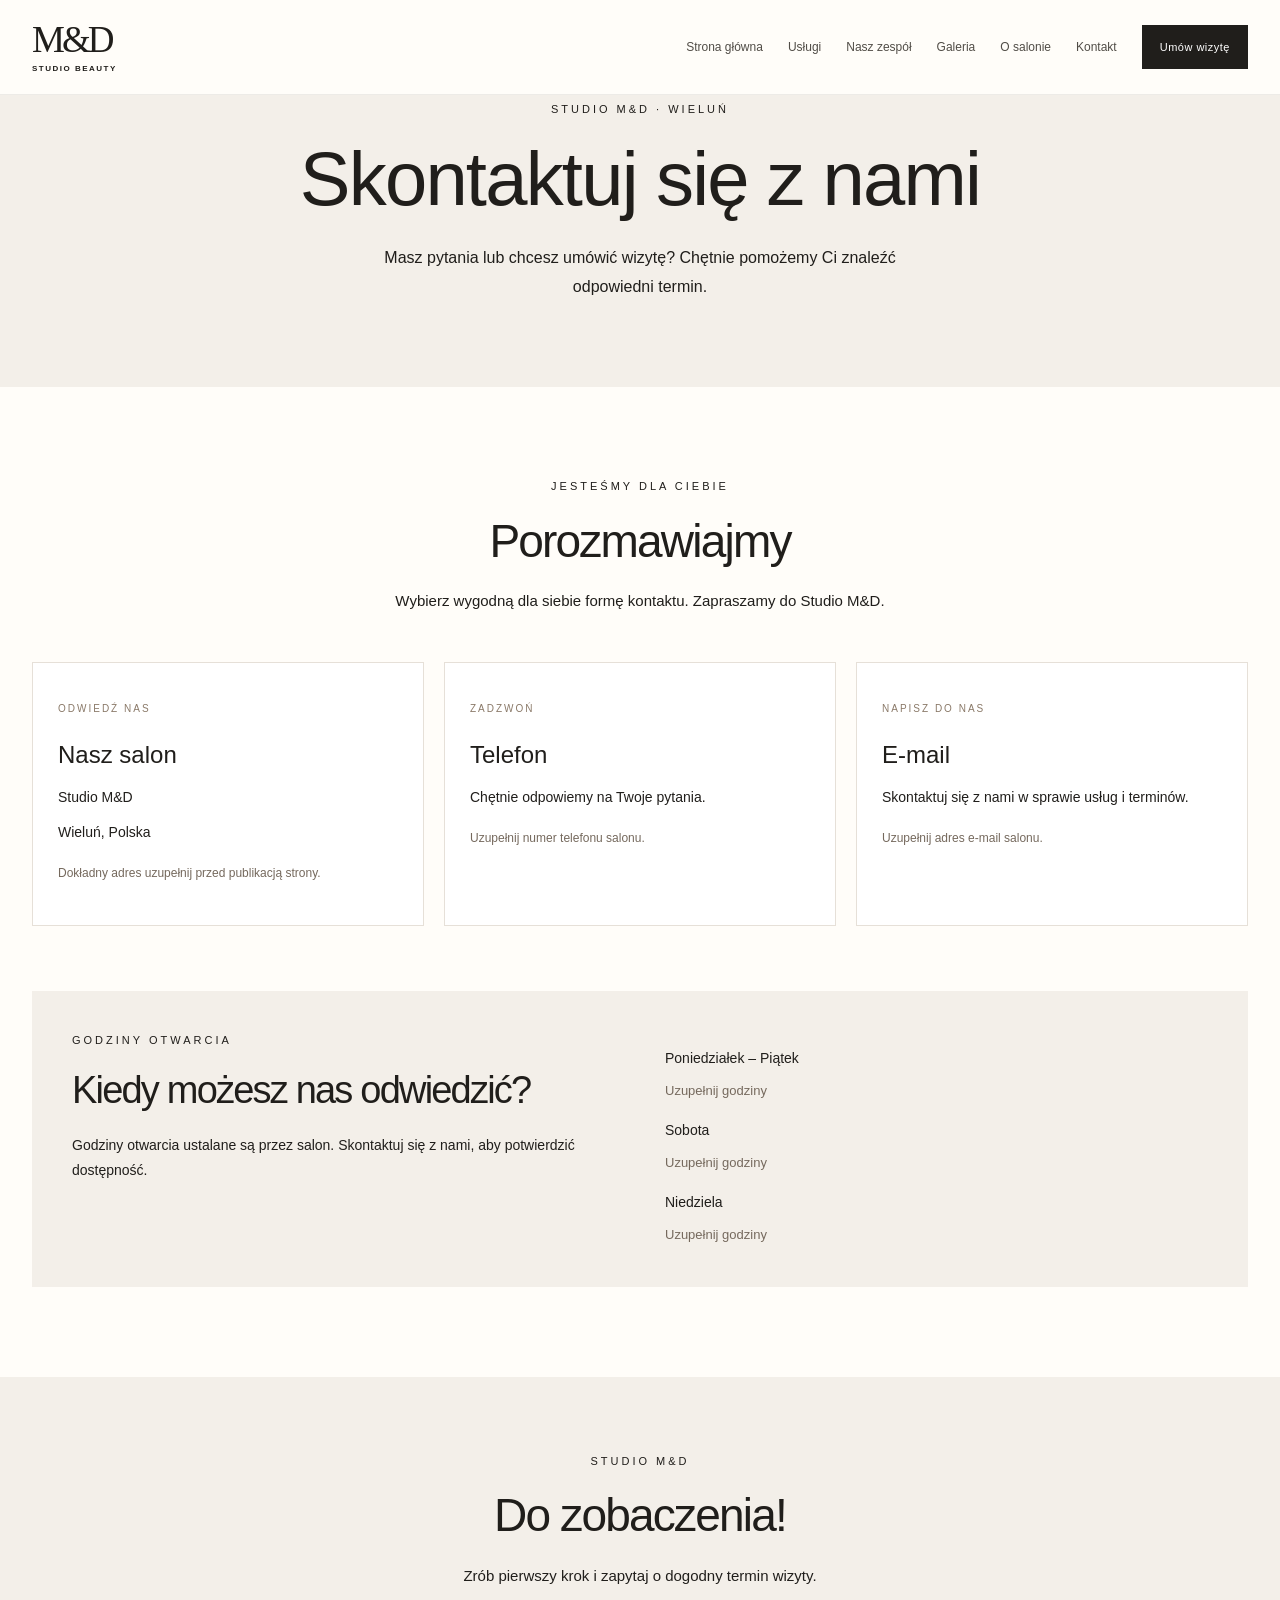
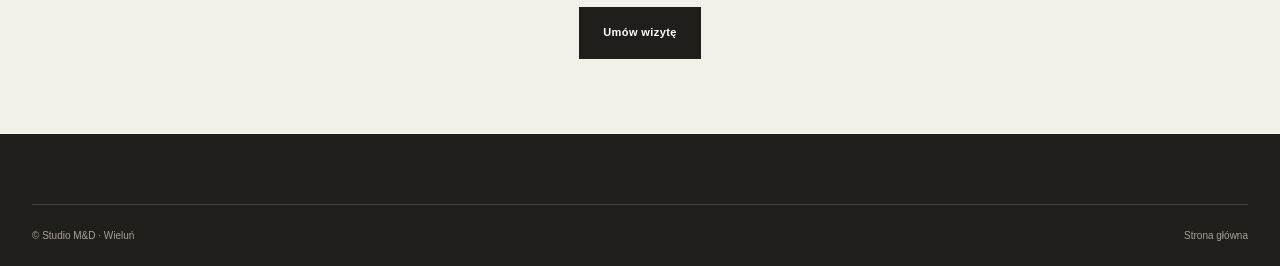
<file: kontakt.html>
<!DOCTYPE html>
<html lang="pl">
<head>
  <meta charset="UTF-8">
  <meta name="viewport" content="width=device-width, initial-scale=1.0">
  <meta name="description" content="Skontaktuj się ze Studio M&D w Wieluniu. Sprawdź dane kontaktowe i umów wizytę.">
  <title>Kontakt | Studio M&D Wieluń</title>
  <link rel="stylesheet" href="style.css">
</head>
<body>

  <header class="site-header">
    <div class="container nav-wrapper">
      <a href="index.html" class="logo">
        <span class="logo-mark">M&D</span>
        <span class="logo-caption">STUDIO BEAUTY</span>
      </a>

      <button class="menu-toggle" type="button"
        aria-label="Otwórz menu" aria-expanded="false">
        <span></span>
        <span></span>
      </button>

      <nav class="nav">
        <a href="index.html">Strona główna</a>
        <a href="uslugi.html">Usługi</a>
        <a href="zespol.html">Nasz zespół</a>
        <a href="galeria.html">Galeria</a>
        <a href="o-salonie.html">O salonie</a>
        <a href="kontakt.html" aria-current="page">Kontakt</a>
        <a href="rezerwacja.html" class="nav-cta">Umów wizytę</a>
      </nav>
    </div>
  </header>

  <main class="subpage">

    <section class="subpage-hero">
      <div class="container">
        <p class="subpage-eyebrow">STUDIO M&D · WIELUŃ</p>
        <h1>Skontaktuj się z nami</h1>
        <p class="subpage-intro">
          Masz pytania lub chcesz umówić wizytę?
          Chętnie pomożemy Ci znaleźć odpowiedni termin.
        </p>
      </div>
    </section>

    <section class="subpage-section">
      <div class="container">

        <div class="subpage-heading">
          <p class="subpage-eyebrow">JESTEŚMY DLA CIEBIE</p>
          <h2>Porozmawiajmy</h2>
          <p>
            Wybierz wygodną dla siebie formę kontaktu.
            Zapraszamy do Studio M&D.
          </p>
        </div>

        <div class="contact-grid">

          <article class="contact-card">
            <span class="contact-label">ODWIEDŹ NAS</span>
            <h3>Nasz salon</h3>
            <p>Studio M&D</p>
            <p>Wieluń, Polska</p>
            <p class="contact-note">
              Dokładny adres uzupełnij przed publikacją strony.
            </p>
          </article>

          <article class="contact-card">
            <span class="contact-label">ZADZWOŃ</span>
            <h3>Telefon</h3>
            <p>Chętnie odpowiemy na Twoje pytania.</p>
            <p class="contact-note">
              Uzupełnij numer telefonu salonu.
            </p>
          </article>

          <article class="contact-card">
            <span class="contact-label">NAPISZ DO NAS</span>
            <h3>E-mail</h3>
            <p>Skontaktuj się z nami w sprawie usług i terminów.</p>
            <p class="contact-note">
              Uzupełnij adres e-mail salonu.
            </p>
          </article>

        </div>

        <div class="contact-hours">
          <div>
            <p class="subpage-eyebrow">GODZINY OTWARCIA</p>
            <h2>Kiedy możesz nas odwiedzić?</h2>
            <p>
              Godziny otwarcia ustalane są przez salon.
              Skontaktuj się z nami, aby potwierdzić dostępność.
            </p>
          </div>

          <div class="hours-placeholder">
            <p>Poniedziałek – Piątek</p>
            <span>Uzupełnij godziny</span>

            <p>Sobota</p>
            <span>Uzupełnij godziny</span>

            <p>Niedziela</p>
            <span>Uzupełnij godziny</span>
          </div>
        </div>

      </div>
    </section>

    <section class="subpage-cta">
      <div class="container subpage-cta-inner">
        <p class="subpage-eyebrow">STUDIO M&D</p>
        <h2>Do zobaczenia!</h2>
        <p>
          Zrób pierwszy krok i zapytaj o dogodny termin wizyty.
        </p>
        <a href="rezerwacja.html" class="button button-dark">
          Umów wizytę
        </a>
      </div>
    </section>

  </main>

  <footer class="site-footer">
    <div class="container footer-bottom">
      <p>© Studio M&D · Wieluń</p>
      <a href="index.html">Strona główna</a>
    </div>
  </footer>

  <script src="script.js"></script>
</body>
</html>
</file>
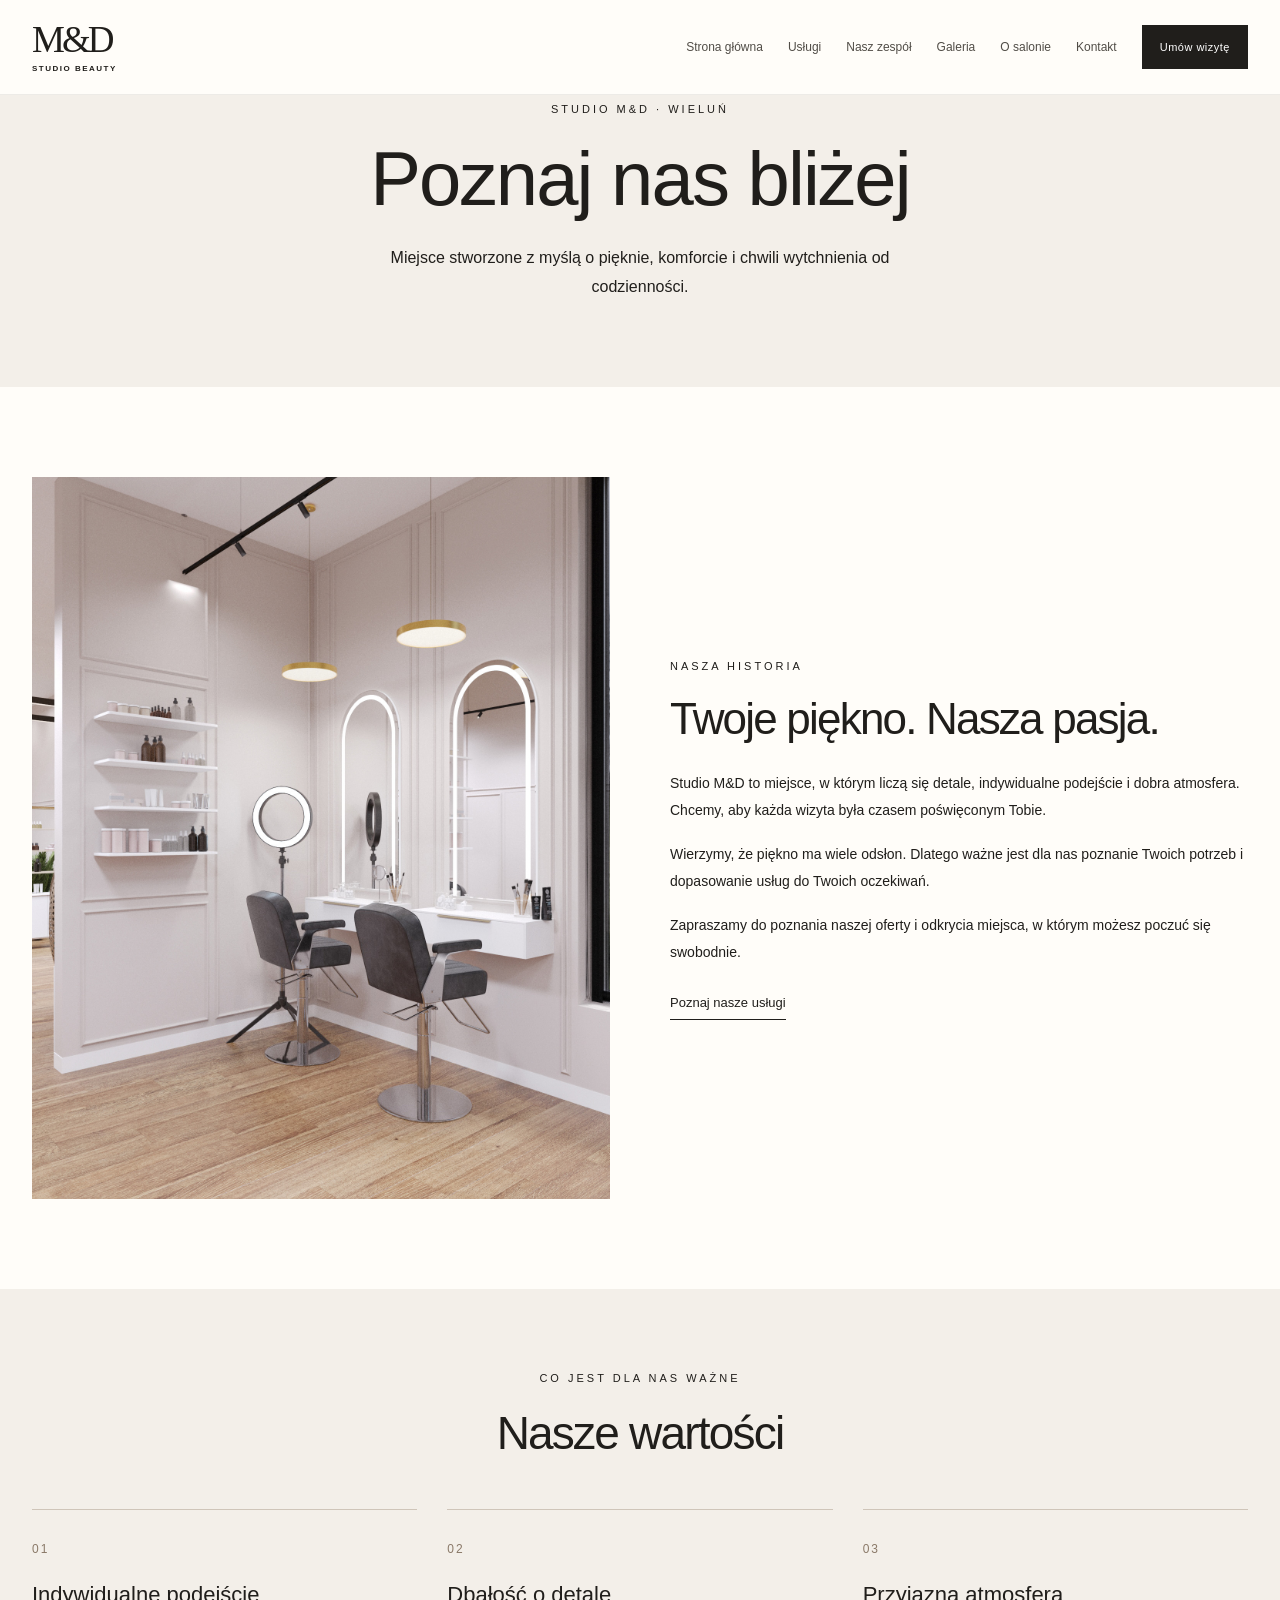
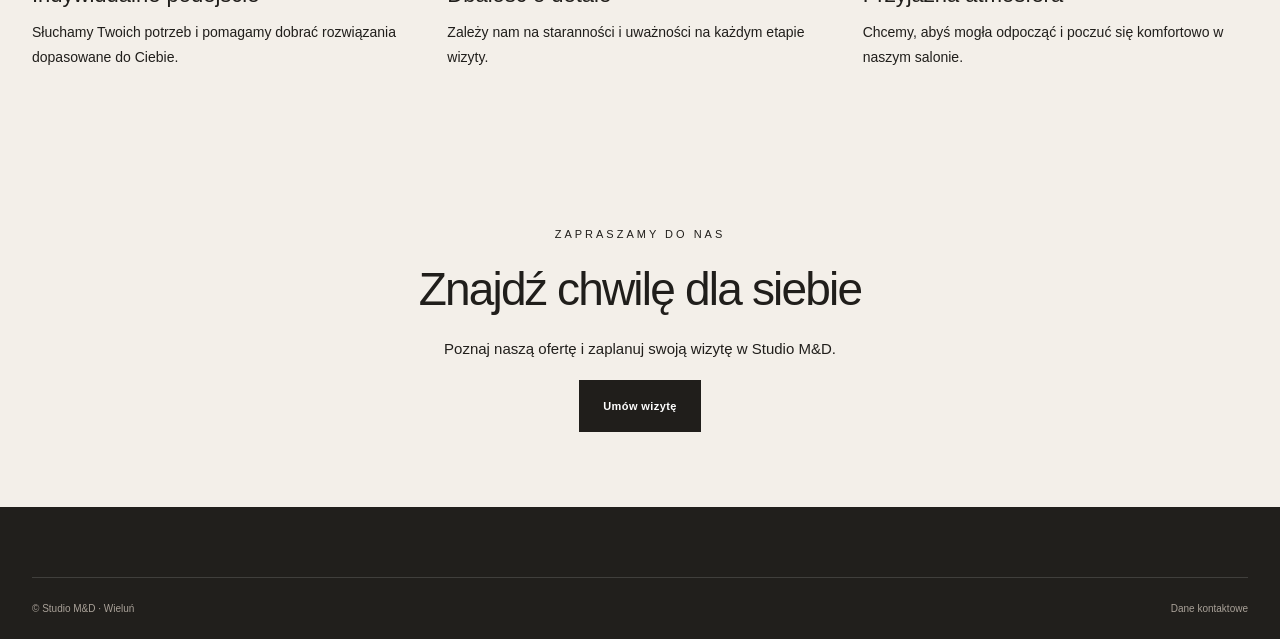
<file: o-salonie.html>
<!DOCTYPE html>
<html lang="pl">
<head>
  <meta charset="UTF-8">
  <meta name="viewport" content="width=device-width, initial-scale=1.0">
  <meta name="description" content="Poznaj Studio M&D w Wieluniu. Odkryj naszą filozofię, atmosferę i indywidualne podejście do piękna.">
  <title>O salonie | Studio M&D Wieluń</title>
  <link rel="stylesheet" href="style.css">
</head>
<body>

  <header class="site-header">
    <div class="container nav-wrapper">
      <a href="index.html" class="logo">
        <span class="logo-mark">M&D</span>
        <span class="logo-caption">STUDIO BEAUTY</span>
      </a>

      <button class="menu-toggle" type="button"
        aria-label="Otwórz menu" aria-expanded="false">
        <span></span>
        <span></span>
      </button>

      <nav class="nav">
        <a href="index.html">Strona główna</a>
        <a href="uslugi.html">Usługi</a>
        <a href="zespol.html">Nasz zespół</a>
        <a href="galeria.html">Galeria</a>
        <a href="o-salonie.html" aria-current="page">O salonie</a>
        <a href="kontakt.html">Kontakt</a>
        <a href="rezerwacja.html" class="nav-cta">Umów wizytę</a>
      </nav>
    </div>
  </header>

  <main class="subpage">

    <section class="subpage-hero">
      <div class="container">
        <p class="subpage-eyebrow">STUDIO M&D · WIELUŃ</p>
        <h1>Poznaj nas bliżej</h1>
        <p class="subpage-intro">
          Miejsce stworzone z myślą o pięknie, komforcie
          i chwili wytchnienia od codzienności.
        </p>
      </div>
    </section>

    <section class="subpage-section">
      <div class="container about-layout">

        <div class="about-image">
          <img src="galeria-1.jpg"
            alt="Wnętrze salonu Studio M&D"
            loading="lazy">
        </div>

        <div class="about-content">
          <p class="subpage-eyebrow">NASZA HISTORIA</p>
          <h2>Twoje piękno. Nasza pasja.</h2>

          <p>
            Studio M&D to miejsce, w którym liczą się detale,
            indywidualne podejście i dobra atmosfera.
            Chcemy, aby każda wizyta była czasem poświęconym Tobie.
          </p>

          <p>
            Wierzymy, że piękno ma wiele odsłon. Dlatego ważne
            jest dla nas poznanie Twoich potrzeb i dopasowanie
            usług do Twoich oczekiwań.
          </p>

          <p>
            Zapraszamy do poznania naszej oferty i odkrycia
            miejsca, w którym możesz poczuć się swobodnie.
          </p>

          <a href="uslugi.html" class="offer-link">
            Poznaj nasze usługi
          </a>
        </div>

      </div>
    </section>

    <section class="about-values">
      <div class="container">

        <div class="subpage-heading">
          <p class="subpage-eyebrow">CO JEST DLA NAS WAŻNE</p>
          <h2>Nasze wartości</h2>
        </div>

        <div class="values-grid">

          <article class="value-card">
            <span class="value-number">01</span>
            <h3>Indywidualne podejście</h3>
            <p>
              Słuchamy Twoich potrzeb i pomagamy dobrać
              rozwiązania dopasowane do Ciebie.
            </p>
          </article>

          <article class="value-card">
            <span class="value-number">02</span>
            <h3>Dbałość o detale</h3>
            <p>
              Zależy nam na staranności i uważności
              na każdym etapie wizyty.
            </p>
          </article>

          <article class="value-card">
            <span class="value-number">03</span>
            <h3>Przyjazna atmosfera</h3>
            <p>
              Chcemy, abyś mogła odpocząć i poczuć się
              komfortowo w naszym salonie.
            </p>
          </article>

        </div>
      </div>
    </section>

    <section class="subpage-cta">
      <div class="container subpage-cta-inner">
        <p class="subpage-eyebrow">ZAPRASZAMY DO NAS</p>
        <h2>Znajdź chwilę dla siebie</h2>
        <p>
          Poznaj naszą ofertę i zaplanuj swoją wizytę
          w Studio M&D.
        </p>
        <a href="rezerwacja.html" class="button button-dark">
          Umów wizytę
        </a>
      </div>
    </section>

  </main>

  <footer class="site-footer">
    <div class="container footer-bottom">
      <p>© Studio M&D · Wieluń</p>
      <a href="kontakt.html">Dane kontaktowe</a>
    </div>
  </footer>

  <script src="script.js"></script>
</body>
</html>
</file>
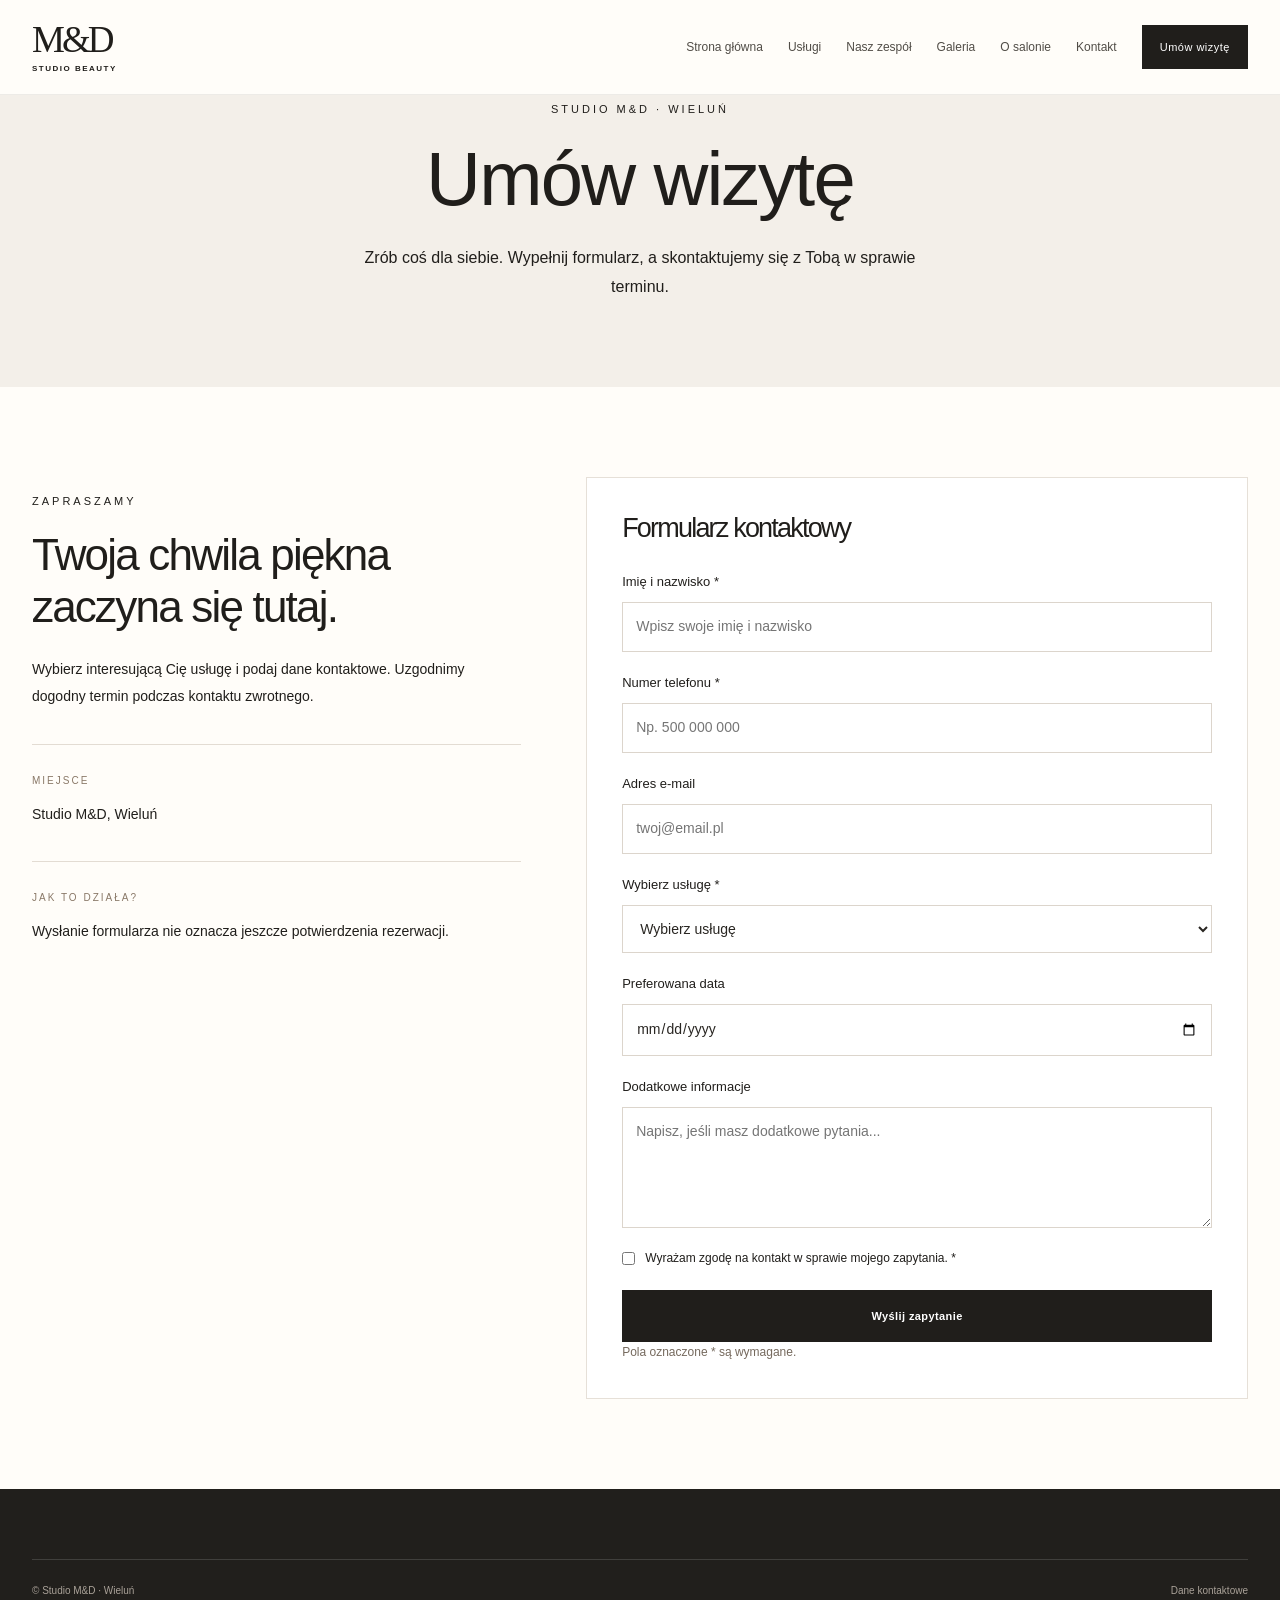
<file: rezerwacja.html>
<!DOCTYPE html>
<html lang="pl">
<head>
  <meta charset="UTF-8">
  <meta name="viewport" content="width=device-width, initial-scale=1.0">
  <meta name="description" content="Umów wizytę w Studio M&D w Wieluniu. Wybierz usługę i skontaktuj się z nami.">
  <title>Umów wizytę | Studio M&D Wieluń</title>
  <link rel="stylesheet" href="style.css">
</head>
<body>

  <header class="site-header">
    <div class="container nav-wrapper">
      <a href="index.html" class="logo">
        <span class="logo-mark">M&D</span>
        <span class="logo-caption">STUDIO BEAUTY</span>
      </a>

      <button class="menu-toggle" type="button"
        aria-label="Otwórz menu" aria-expanded="false">
        <span></span>
        <span></span>
      </button>

      <nav class="nav">
        <a href="index.html">Strona główna</a>
        <a href="uslugi.html">Usługi</a>
        <a href="zespol.html">Nasz zespół</a>
        <a href="galeria.html">Galeria</a>
        <a href="o-salonie.html">O salonie</a>
        <a href="kontakt.html">Kontakt</a>
        <a href="rezerwacja.html" class="nav-cta" aria-current="page">Umów wizytę</a>
      </nav>
    </div>
  </header>

  <main class="subpage">

    <section class="subpage-hero">
      <div class="container">
        <p class="subpage-eyebrow">STUDIO M&D · WIELUŃ</p>
        <h1>Umów wizytę</h1>
        <p class="subpage-intro">
          Zrób coś dla siebie. Wypełnij formularz,
          a skontaktujemy się z Tobą w sprawie terminu.
        </p>
      </div>
    </section>

    <section class="subpage-section">
      <div class="container booking-layout">

        <div class="booking-description">
          <p class="subpage-eyebrow">ZAPRASZAMY</p>
          <h2>Twoja chwila piękna zaczyna się tutaj.</h2>
          <p>
            Wybierz interesującą Cię usługę i podaj dane kontaktowe.
            Uzgodnimy dogodny termin podczas kontaktu zwrotnego.
          </p>

          <div class="booking-detail">
            <span class="booking-detail-label">MIEJSCE</span>
            <p>Studio M&D, Wieluń</p>
          </div>

          <div class="booking-detail">
            <span class="booking-detail-label">JAK TO DZIAŁA?</span>
            <p>
              Wysłanie formularza nie oznacza jeszcze
              potwierdzenia rezerwacji.
            </p>
          </div>
        </div>

        <form class="booking-form" id="booking-form">

          <h2>Formularz kontaktowy</h2>

          <div class="form-field">
            <label for="client-name">Imię i nazwisko *</label>
            <input type="text" id="client-name" name="name"
              autocomplete="name" required
              placeholder="Wpisz swoje imię i nazwisko">
          </div>

          <div class="form-field">
            <label for="client-phone">Numer telefonu *</label>
            <input type="tel" id="client-phone" name="phone"
              autocomplete="tel" required
              placeholder="Np. 500 000 000">
          </div>

          <div class="form-field">
            <label for="client-email">Adres e-mail</label>
            <input type="email" id="client-email" name="email"
              autocomplete="email"
              placeholder="twoj@email.pl">
          </div>

          <div class="form-field">
            <label for="client-service">Wybierz usługę *</label>
            <select id="client-service" name="service" required>
              <option value="">Wybierz usługę</option>
              <option value="Stylizacja paznokci">Stylizacja paznokci</option>
              <option value="Stylizacja brwi">Stylizacja brwi</option>
              <option value="Pielęgnacja">Pielęgnacja</option>
              <option value="Inna usługa">Inna usługa</option>
            </select>
          </div>

          <div class="form-field">
            <label for="client-date">Preferowana data</label>
            <input type="date" id="client-date" name="date">
          </div>

          <div class="form-field">
            <label for="client-message">Dodatkowe informacje</label>
            <textarea id="client-message" name="message" rows="4"
              placeholder="Napisz, jeśli masz dodatkowe pytania..."></textarea>
          </div>

          <label class="form-consent">
            <input type="checkbox" name="consent" required>
            <span>
              Wyrażam zgodę na kontakt w sprawie mojego zapytania. *
            </span>
          </label>

          <button type="submit" class="button button-dark booking-submit">
            Wyślij zapytanie
          </button>

          <p class="form-note">
            Pola oznaczone * są wymagane.
          </p>

          <p class="form-status" id="form-status" role="status"
            aria-live="polite"></p>

        </form>

      </div>
    </section>

  </main>

  <footer class="site-footer">
    <div class="container footer-bottom">
      <p>© Studio M&D · Wieluń</p>
      <a href="kontakt.html">Dane kontaktowe</a>
    </div>
  </footer>

  <script src="script.js"></script>
</body>
</html>
</file>
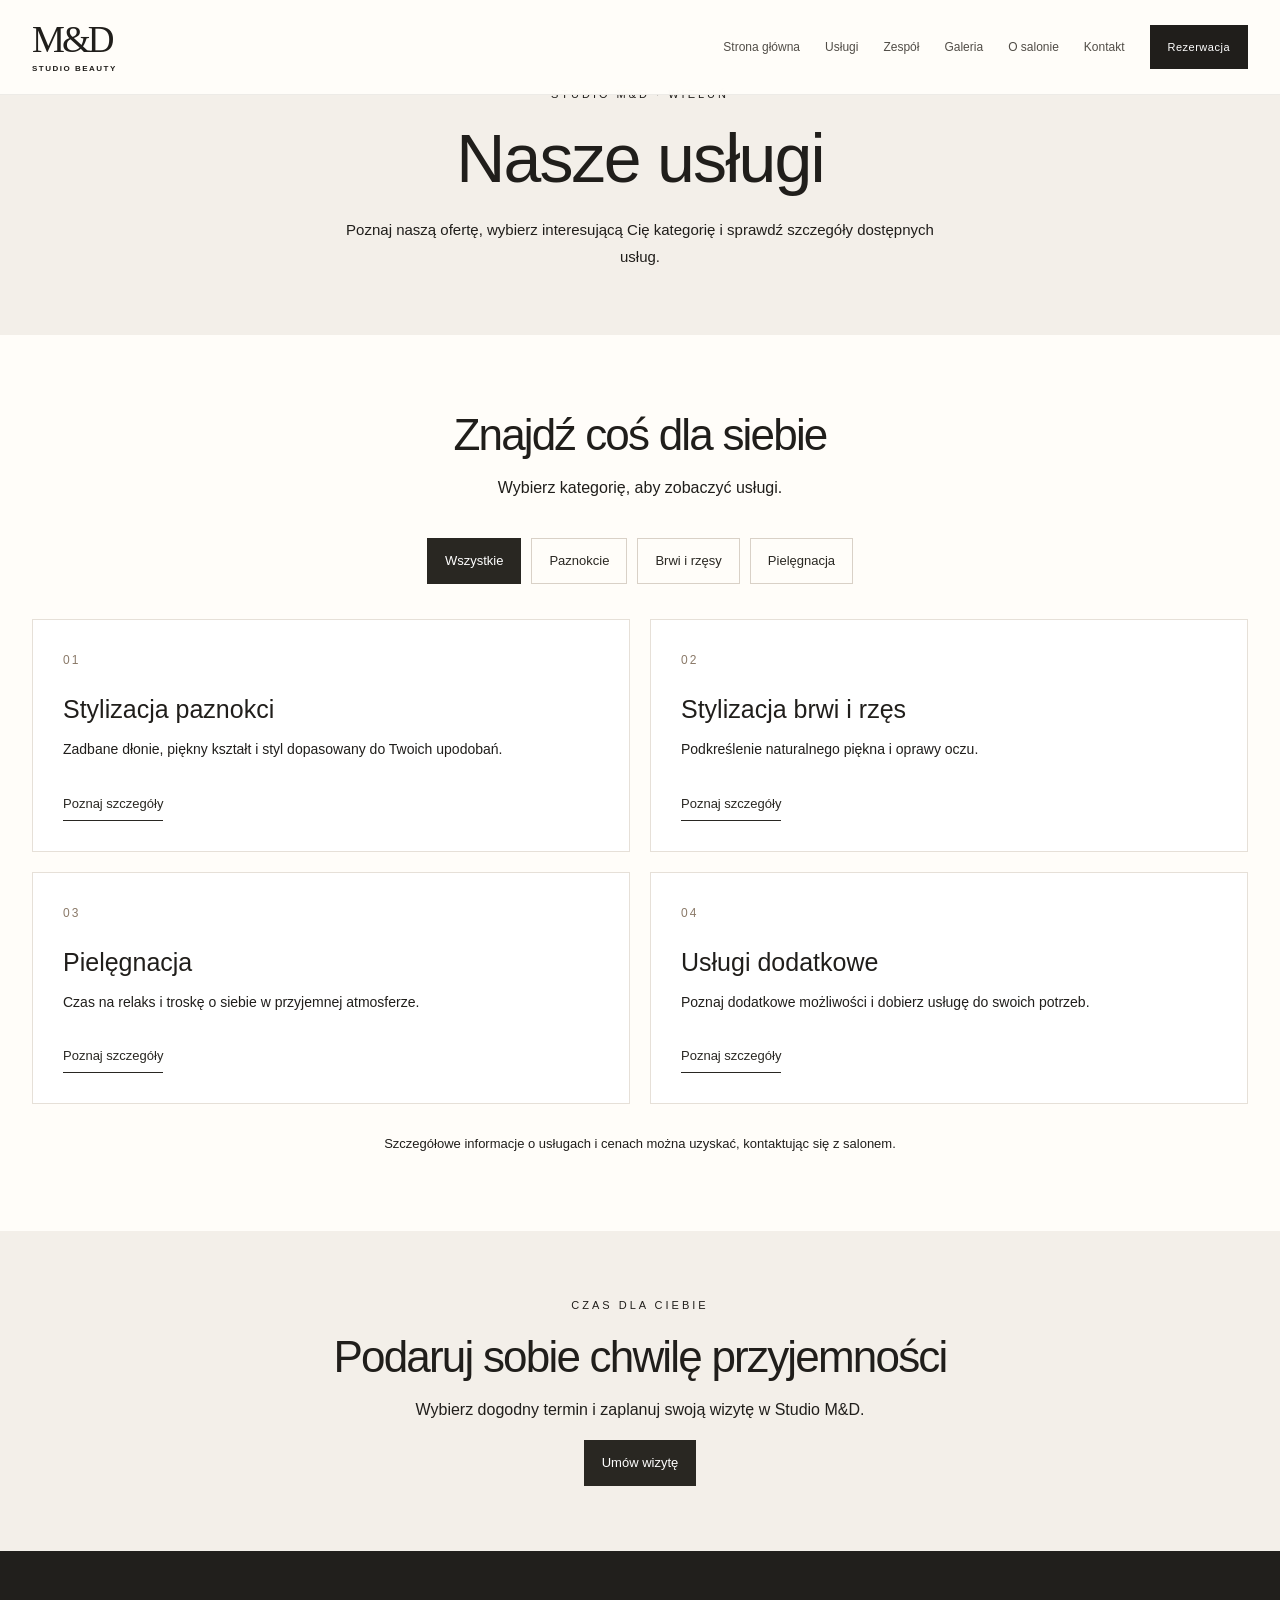
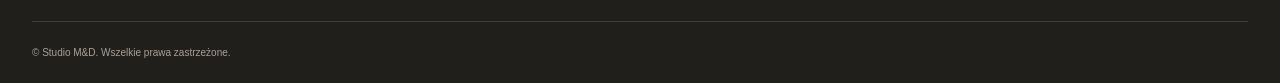
<file: uslugi.html>
<!DOCTYPE html>
<html lang="pl">
<head>
  <meta charset="UTF-8">
  <meta name="viewport" content="width=device-width, initial-scale=1.0">

  <title>Usługi | Studio M&D</title>
  <meta name="description" content="Poznaj ofertę usług Studio M&D w Wieluniu.">

  <link rel="stylesheet" href="style.css">
  <script src="script.js" defer></script>
</head>

<body class="subpage">

  <header class="site-header">
    <div class="container nav-wrapper">

      <a href="index.html" class="logo">
        <span class="logo-mark">M&D</span>
        <span class="logo-caption">STUDIO BEAUTY</span>
      </a>

      <button
        class="menu-toggle"
        type="button"
        aria-label="Otwórz menu"
        aria-expanded="false"
      >
        <span></span>
        <span></span>
      </button>

      <nav class="nav">
        <a href="index.html">Strona główna</a>
        <a href="uslugi.html" aria-current="page">Usługi</a>
        <a href="zespol.html">Zespół</a>
        <a href="galeria.html">Galeria</a>
        <a href="o-salonie.html">O salonie</a>
        <a href="kontakt.html">Kontakt</a>
        <a href="rezerwacja.html" class="nav-cta">Rezerwacja</a>
      </nav>

    </div>
  </header>

  <main>

    <section class="services-hero">
      <div class="container">
        <p class="services-eyebrow">STUDIO M&D · WIELUŃ</p>
        <h1>Nasze usługi</h1>
        <p class="services-intro">
          Poznaj naszą ofertę, wybierz interesującą Cię kategorię
          i sprawdź szczegóły dostępnych usług.
        </p>
      </div>
    </section>

    <section class="services-section">
      <div class="container">

        <div class="services-heading">
          <h2>Znajdź coś dla siebie</h2>
          <p>Wybierz kategorię, aby zobaczyć usługi.</p>
        </div>

        <div class="service-filters" aria-label="Kategorie usług">
          <button class="service-filter active" type="button"
            data-filter="all" aria-pressed="true">
            Wszystkie
          </button>

          <button class="service-filter" type="button"
            data-filter="paznokcie" aria-pressed="false">
            Paznokcie
          </button>

          <button class="service-filter" type="button"
            data-filter="brwi" aria-pressed="false">
            Brwi i rzęsy
          </button>

          <button class="service-filter" type="button"
            data-filter="pielegnacja" aria-pressed="false">
            Pielęgnacja
          </button>
        </div>

        <div class="services-grid">

          <article class="service-card" data-category="paznokcie">
            <div class="service-number">01</div>
            <h3>Stylizacja paznokci</h3>
            <p class="service-description">
              Zadbane dłonie, piękny kształt i styl dopasowany
              do Twoich upodobań.
            </p>

            <button class="service-toggle" type="button"
              aria-expanded="false">
              Poznaj szczegóły
            </button>

            <div class="service-details" hidden>
              <p>
                Stylizacja dopasowana do Twojego stylu
                i oczekiwanego efektu.
              </p>
              <p><strong>Czas trwania:</strong> do ustalenia</p>
              <p><strong>Cena:</strong> do ustalenia</p>
              <a href="rezerwacja.html" class="service-booking">
                Umów wizytę
              </a>
            </div>
          </article>

          <article class="service-card" data-category="brwi">
            <div class="service-number">02</div>
            <h3>Stylizacja brwi i rzęs</h3>
            <p class="service-description">
              Podkreślenie naturalnego piękna i oprawy oczu.
            </p>

            <button class="service-toggle" type="button"
              aria-expanded="false">
              Poznaj szczegóły
            </button>

            <div class="service-details" hidden>
              <p>
                Stylizacja dopasowana do indywidualnych potrzeb
                i oczekiwanego efektu.
              </p>
              <p><strong>Czas trwania:</strong> do ustalenia</p>
              <p><strong>Cena:</strong> do ustalenia</p>
              <a href="rezerwacja.html" class="service-booking">
                Umów wizytę
              </a>
            </div>
          </article>

          <article class="service-card" data-category="pielegnacja">
            <div class="service-number">03</div>
            <h3>Pielęgnacja</h3>
            <p class="service-description">
              Czas na relaks i troskę o siebie w przyjemnej atmosferze.
            </p>

            <button class="service-toggle" type="button"
              aria-expanded="false">
              Poznaj szczegóły
            </button>

            <div class="service-details" hidden>
              <p>
                Pielęgnacja dobierana do potrzeb i oczekiwań
                każdej klientki.
              </p>
              <p><strong>Czas trwania:</strong> do ustalenia</p>
              <p><strong>Cena:</strong> do ustalenia</p>
              <a href="rezerwacja.html" class="service-booking">
                Umów wizytę
              </a>
            </div>
          </article>

          <article class="service-card" data-category="paznokcie">
            <div class="service-number">04</div>
            <h3>Usługi dodatkowe</h3>
            <p class="service-description">
              Poznaj dodatkowe możliwości i dobierz usługę
              do swoich potrzeb.
            </p>

            <button class="service-toggle" type="button"
              aria-expanded="false">
              Poznaj szczegóły
            </button>

            <div class="service-details" hidden>
              <p>
                Skontaktuj się z salonem, aby uzyskać informacje
                o dodatkowych usługach.
              </p>
              <p><strong>Czas trwania:</strong> zależny od usługi</p>
              <p><strong>Cena:</strong> do ustalenia</p>
              <a href="kontakt.html" class="service-booking">
                Zapytaj o szczegóły
              </a>
            </div>
          </article>

        </div>

        <p class="services-note">
          Szczegółowe informacje o usługach i cenach można uzyskać,
          kontaktując się z salonem.
        </p>

      </div>
    </section>

    <section class="services-cta">
      <div class="container">
        <p class="services-eyebrow">CZAS DLA CIEBIE</p>
        <h2>Podaruj sobie chwilę przyjemności</h2>
        <p>
          Wybierz dogodny termin i zaplanuj swoją wizytę w Studio M&D.
        </p>
        <a href="rezerwacja.html" class="service-booking">
          Umów wizytę
        </a>
      </div>
    </section>

  </main>

  <footer class="site-footer">
    <div class="container">
      <div class="footer-bottom">
        <p>© Studio M&D. Wszelkie prawa zastrzeżone.</p>
      </div>
    </div>
  </footer>

</body>
</html>
</file>
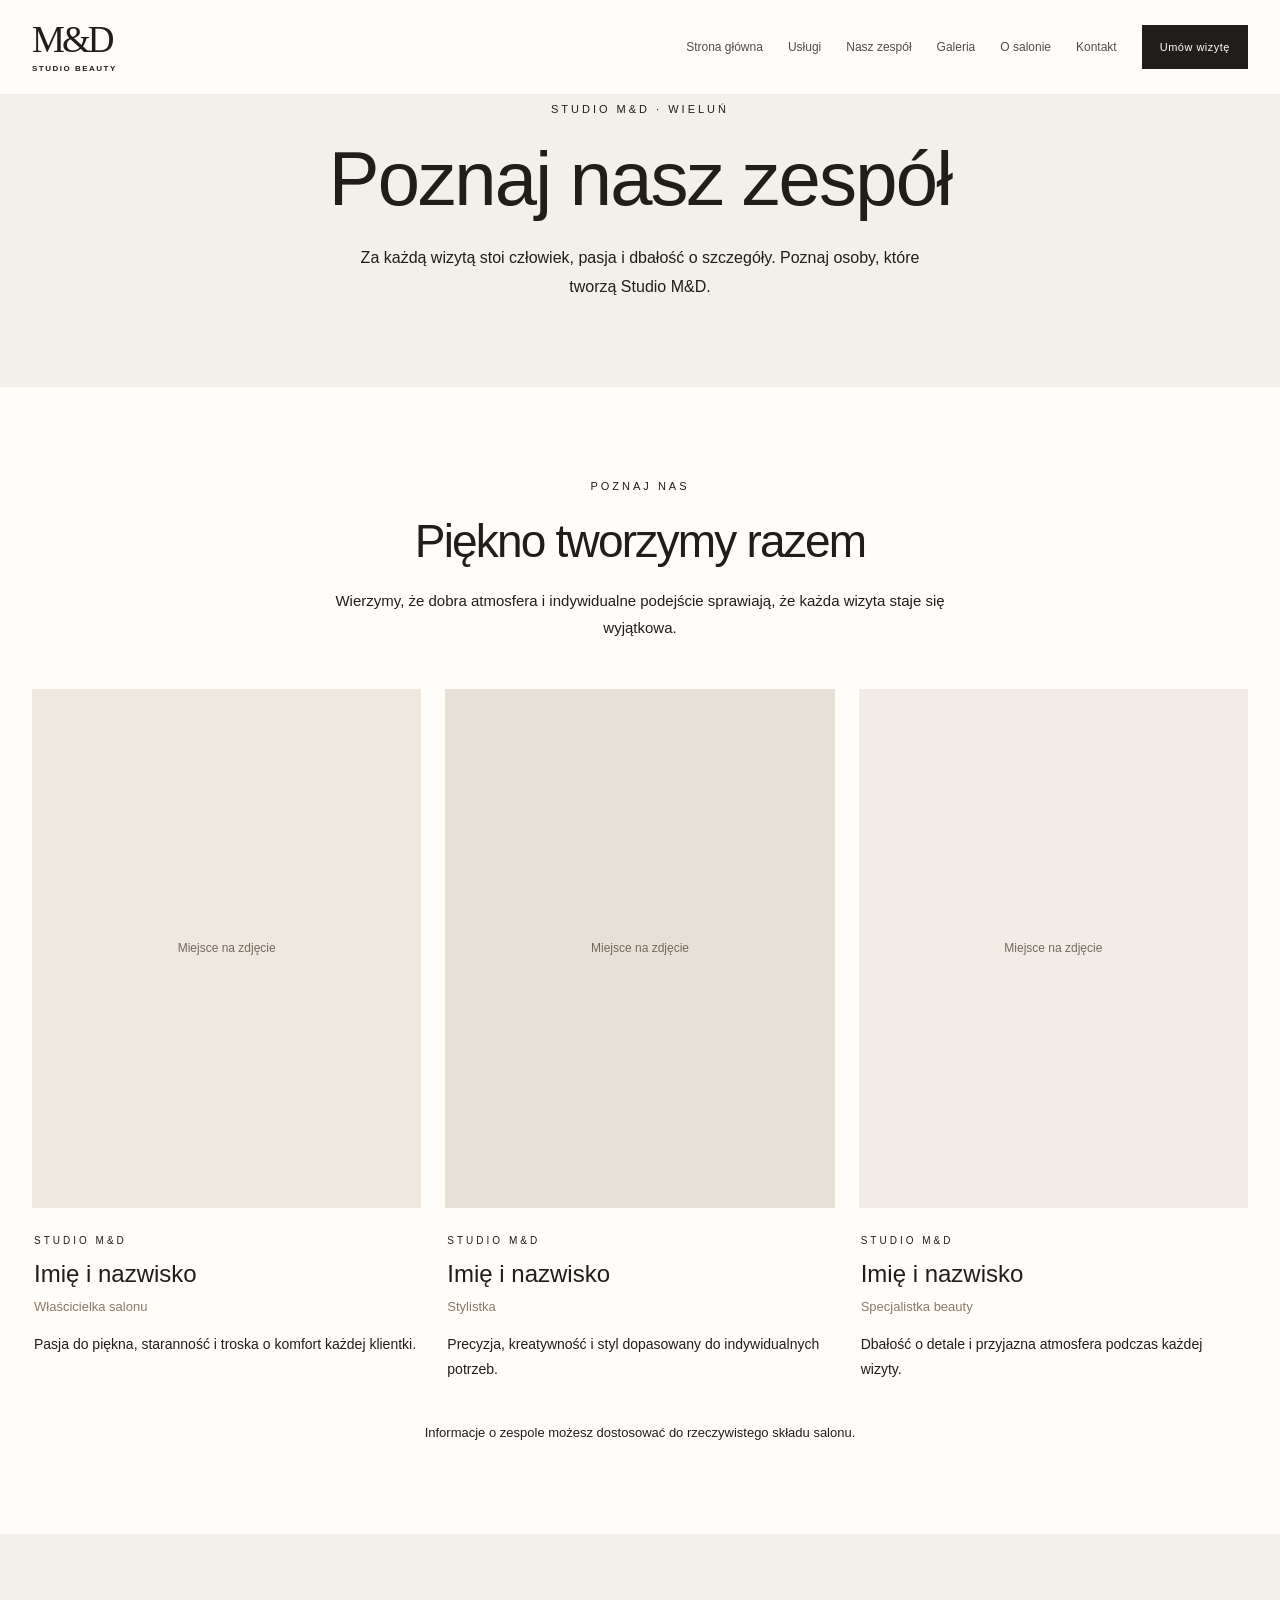
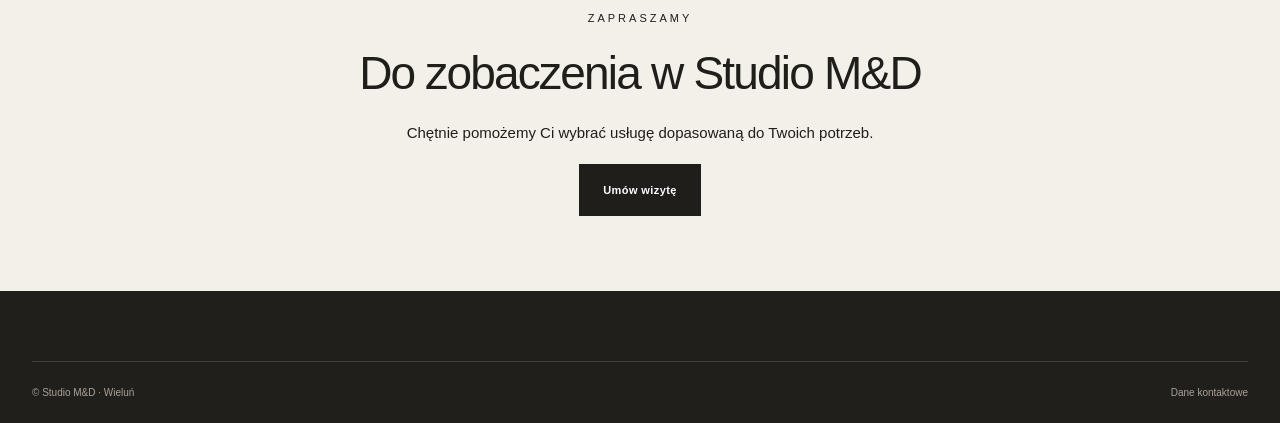
<file: zespol.html>
<!DOCTYPE html>
<html lang="pl">
<head>
  <meta charset="UTF-8">
  <meta name="viewport" content="width=device-width, initial-scale=1.0">
  <meta name="description" content="Poznaj zespół Studio M&D w Wieluniu. Tworzymy miejsce, w którym piękno spotyka się z indywidualnym podejściem.">
  <title>Nasz zespół | Studio M&D Wieluń</title>
  <link rel="stylesheet" href="style.css">
</head>
<body>

  <header class="site-header">
    <div class="container nav-wrapper">
      <a href="index.html" class="logo">
        <span class="logo-mark">M&D</span>
        <span class="logo-caption">STUDIO BEAUTY</span>
      </a>

      <button class="menu-toggle"
        type="button"
        aria-label="Otwórz menu"
        aria-expanded="false">
        <span></span>
        <span></span>
      </button>

      <nav class="nav">
        <a href="index.html">Strona główna</a>
        <a href="uslugi.html">Usługi</a>
        <a href="zespol.html" aria-current="page">Nasz zespół</a>
        <a href="galeria.html">Galeria</a>
        <a href="o-salonie.html">O salonie</a>
        <a href="kontakt.html">Kontakt</a>
        <a href="rezerwacja.html" class="nav-cta">Umów wizytę</a>
      </nav>
    </div>
  </header>

  <main class="subpage">

    <section class="subpage-hero">
      <div class="container">
        <p class="subpage-eyebrow">STUDIO M&D · WIELUŃ</p>
        <h1>Poznaj nasz zespół</h1>
        <p class="subpage-intro">
          Za każdą wizytą stoi człowiek, pasja i dbałość o szczegóły.
          Poznaj osoby, które tworzą Studio M&D.
        </p>
      </div>
    </section>

    <section class="subpage-section">
      <div class="container">

        <div class="subpage-heading">
          <p class="subpage-eyebrow">POZNAJ NAS</p>
          <h2>Piękno tworzymy razem</h2>
          <p>
            Wierzymy, że dobra atmosfera i indywidualne podejście
            sprawiają, że każda wizyta staje się wyjątkowa.
          </p>
        </div>

        <div class="team-grid">

          <article class="team-card">
            <div class="team-photo team-photo-one">
              <span>Miejsce na zdjęcie</span>
            </div>
            <div class="team-info">
              <p class="subpage-eyebrow">STUDIO M&D</p>
              <h3>Imię i nazwisko</h3>
              <p class="team-role">Właścicielka salonu</p>
              <p>
                Pasja do piękna, staranność i troska o komfort
                każdej klientki.
              </p>
            </div>
          </article>

          <article class="team-card">
            <div class="team-photo team-photo-two">
              <span>Miejsce na zdjęcie</span>
            </div>
            <div class="team-info">
              <p class="subpage-eyebrow">STUDIO M&D</p>
              <h3>Imię i nazwisko</h3>
              <p class="team-role">Stylistka</p>
              <p>
                Precyzja, kreatywność i styl dopasowany
                do indywidualnych potrzeb.
              </p>
            </div>
          </article>

          <article class="team-card">
            <div class="team-photo team-photo-three">
              <span>Miejsce na zdjęcie</span>
            </div>
            <div class="team-info">
              <p class="subpage-eyebrow">STUDIO M&D</p>
              <h3>Imię i nazwisko</h3>
              <p class="team-role">Specjalistka beauty</p>
              <p>
                Dbałość o detale i przyjazna atmosfera
                podczas każdej wizyty.
              </p>
            </div>
          </article>

        </div>

        <p class="offer-note">
          Informacje o zespole możesz dostosować do rzeczywistego
          składu salonu.
        </p>

      </div>
    </section>

    <section class="subpage-cta">
      <div class="container subpage-cta-inner">
        <p class="subpage-eyebrow">ZAPRASZAMY</p>
        <h2>Do zobaczenia w Studio M&D</h2>
        <p>
          Chętnie pomożemy Ci wybrać usługę dopasowaną
          do Twoich potrzeb.
        </p>
        <a href="rezerwacja.html" class="button button-dark">
          Umów wizytę
        </a>
      </div>
    </section>

  </main>

  <footer class="site-footer">
    <div class="container footer-bottom">
      <p>© Studio M&D · Wieluń</p>
      <a href="kontakt.html">Dane kontaktowe</a>
    </div>
  </footer>

  <script src="script.js"></script>
</body>
</html>
</file>
<file: style.css>
/* ========================================
   STUDIO M&D — GLOBAL STYLES
   ======================================== */

:root {
  --cream: #f6f2eb;
  --paper: #fffdf9;
  --black: #201e1b;
  --muted: #777168;
  --gold: #b59a72;
  --line: #ded7cc;
  --white: #ffffff;
  --container: 1240px;
  --transition: 0.35s ease;
}

* {
  box-sizing: border-box;
  margin: 0;
  padding: 0;
}

html {
  scroll-behavior: smooth;
  scroll-padding-top: 100px;
}

body {
  background: var(--paper);
  color: var(--black);
  font-family: "Helvetica Neue", Arial, sans-serif;
  font-size: 16px;
  line-height: 1.7;
  -webkit-font-smoothing: antialiased;
}

body,
button,
a {
  -webkit-tap-highlight-color: transparent;
}

img {
  display: block;
  width: 100%;
  height: 100%;
  object-fit: cover;
}

a {
  color: inherit;
  text-decoration: none;
}

button {
  font: inherit;
}

button,
a {
  touch-action: manipulation;
}

.container {
  width: min(var(--container), calc(100% - 64px));
  margin-inline: auto;
}

.section {
  padding: 110px 0;
}

.eyebrow {
  color: var(--gold);
  font-size: 11px;
  font-weight: 700;
  letter-spacing: 3px;
  line-height: 1.5;
}

h1,
h2,
h3 {
  font-weight: 400;
  line-height: 1.12;
}

h1,
h2 {
  letter-spacing: -1.8px;
}

h1 em,
h2 em {
  font-family: Georgia, "Times New Roman", serif;
  font-weight: 400;
}

p {
  overflow-wrap: break-word;
}

::selection {
  color: var(--white);
  background: var(--gold);
}


/* ========================================
   HEADER / NAVIGATION
   ======================================== */


.site-header {
  position: fixed;
  z-index: 1000;
  top: 0;
  left: 0;
  width: 100%;
  background: rgba(255, 253, 249, 0.97);
  border-bottom: 1px solid rgba(32, 30, 27, 0.08);
  backdrop-filter: blur(14px);
}


.nav-wrapper {
  min-height: 94px;
  display: flex;
  align-items: center;
  justify-content: space-between;
  gap: 30px;
}

.logo {
  display: inline-flex;
  flex-direction: column;
  align-items: flex-start;
  flex-shrink: 0;
  line-height: 1;
}

.logo-mark {
  font-family: Georgia, "Times New Roman", serif;
  font-size: 37px;
  letter-spacing: -3px;
}

.logo-mark span {
  color: var(--gold);
  font-style: italic;
  margin: 0 2px;
}

.logo-caption {
  margin-top: 7px;
  font-size: 8px;
  font-weight: 600;
  letter-spacing: 1.5px;
}

.nav {
  display: flex;
  align-items: center;
  justify-content: flex-end;
  gap: 25px;
}

.nav > a:not(.nav-cta) {
  position: relative;
  padding: 10px 0;
  color: #514d47;
  font-size: 12px;
  transition: color var(--transition);
}

.nav > a:not(.nav-cta)::after {
  position: absolute;
  right: 0;
  bottom: 3px;
  left: 0;
  height: 1px;
  background: var(--gold);
  content: "";
  transform: scaleX(0);
  transform-origin: left;
  transition: transform var(--transition);
}

.nav > a:not(.nav-cta):hover,
.nav > a.active {
  color: var(--black);
}

.nav > a:not(.nav-cta):hover::after,
.nav > a.active::after {
  transform: scaleX(1);
}

.nav-cta {
  padding: 13px 18px;
  background: var(--black);
  color: var(--white);
  font-size: 11px;
  letter-spacing: 0.5px;
  transition:
    background var(--transition),
    color var(--transition);
}

.nav-cta:hover {
  background: var(--gold);
  color: var(--white);
}

.menu-toggle {
  display: none;
  width: 44px;
  height: 44px;
  border: 1px solid var(--line);
  background: transparent;
  cursor: pointer;
}

.menu-toggle span {
  display: block;
  width: 20px;
  height: 1px;
  margin: 5px auto;
  background: var(--black);
  transition: transform var(--transition);
}


/* ========================================
   BUTTONS
   ======================================== */

.button {
  display: inline-flex;
  min-height: 52px;
  align-items: center;
  justify-content: center;
  gap: 24px;
  padding: 15px 23px;
  border: 1px solid transparent;
  font-size: 11px;
  font-weight: 600;
  letter-spacing: 0.4px;
  transition:
    background var(--transition),
    color var(--transition),
    border-color var(--transition),
    transform var(--transition);
}

.button span {
  font-size: 17px;
  transition: transform var(--transition);
}

.button:hover span {
  transform: translate(3px, -3px);
}

.button-dark {
  background: var(--black);
  color: var(--white);
}

.button-dark:hover {
  background: var(--gold);
  transform: translateY(-2px);
}

.button-outline {
  border-color: rgba(255, 255, 255, 0.65);
  color: var(--white);
}

.button-outline:hover {
  background: var(--white);
  color: var(--black);
}

.button-light {
  background: var(--cream);
  color: var(--black);
}

.button-light:hover {
  background: var(--gold);
  color: var(--white);
}


/* ========================================
   HERO SECTION
   ======================================== */

.hero {
  position: relative;
  display: flex;
  min-height: 690px;
  align-items: center;
  overflow: hidden;
  background: #39312c;
  color: var(--white);
}

.hero-image,
.hero-overlay {
  position: absolute;
  inset: 0;
}

.hero-image {
  background-image: url("https://images.unsplash.com/photo-1560066984-138dadb4c035?auto=format&fit=crop&w=2000&q=90");
  background-position: center 45%;
  background-size: cover;
  animation: heroReveal 1.2s ease both;
}

.hero-overlay {
  background:
    linear-gradient(
      90deg,
      rgba(24, 21, 19, 0.78) 0%,
      rgba(24, 21, 19, 0.53) 48%,
      rgba(24, 21, 19, 0.12) 100%
    );
}

.hero-content {
  position: relative;
  z-index: 2;
  padding-top: 70px;
  padding-bottom: 70px;
  animation: contentReveal 0.9s ease both;
}

.hero-content .eyebrow {
  margin-bottom: 28px;
  color: #e4c9a4;
}

.hero h1 {
  max-width: 800px;
  font-size: clamp(52px, 7vw, 92px);
  line-height: 1.03;
}

.hero h1 em {
  color: #e3c9a5;
}

.hero-description {
  max-width: 480px;
  margin-top: 27px;
  color: rgba(255, 255, 255, 0.82);
  font-size: 14px;
  line-height: 1.9;
}

.hero-buttons {
  display: flex;
  flex-wrap: wrap;
  gap: 13px;
  margin-top: 35px;
}

.hero-note {
  display: flex;
  align-items: center;
  gap: 13px;
  margin-top: 75px;
  color: rgba(255, 255, 255, 0.75);
  font-size: 9px;
  letter-spacing: 2px;
}

.hero-line {
  width: 38px;
  height: 1px;
  background: var(--gold);
}

.hero-side-text {
  position: absolute;
  right: 25px;
  bottom: 60px;
  z-index: 2;
  color: rgba(255, 255, 255, 0.7);
  font-size: 9px;
  letter-spacing: 4px;
  writing-mode: vertical-rl;
}


/* ========================================
   INTRO
   ======================================== */

.intro-grid {
  display: grid;
  grid-template-columns: 0.65fr 1.2fr 1fr;
  align-items: center;
  gap: 55px;
}

.intro-label {
  align-self: stretch;
  display: flex;
  flex-direction: column;
  align-items: flex-start;
}

.section-number {
  color: var(--muted);
  font-size: 10px;
  letter-spacing: 2px;
}

.decorative-line {
  width: 45px;
  height: 1px;
  margin-top: 32px;
  background: var(--gold);
}

.intro-label > p {
  margin-top: 18px;
  color: var(--muted);
  font-family: Georgia, "Times New Roman", serif;
  font-size: 20px;
  font-style: italic;
  line-height: 1.5;
}

.intro-content .eyebrow {
  margin-bottom: 22px;
}

.intro-content h2,
.section-heading h2 {
  font-size: clamp(36px, 4.3vw, 57px);
}

.intro-content h2 em,
.section-heading h2 em {
  color: var(--gold);
}

.intro-content > p:not(.eyebrow) {
  margin-top: 25px;
  color: var(--muted);
  font-size: 13px;
  line-height: 2;
}

.text-link {
  display: inline-flex;
  align-items: center;
  gap: 20px;
  margin-top: 27px;
  padding-bottom: 7px;
  border-bottom: 1px solid var(--gold);
  font-size: 11px;
  font-weight: 600;
  transition: color var(--transition);
}

.text-link span {
  color: var(--gold);
  font-size: 16px;
  transition: transform var(--transition);
}

.text-link:hover {
  color: var(--gold);
}

.text-link:hover span {
  transform: translate(3px, -3px);
}

.intro-image {
  position: relative;
  height: 440px;
  overflow: hidden;
}

.intro-image img {
  transition: transform 0.8s ease;
}

.intro-image:hover img {
  transform: scale(1.04);
}

.image-caption {
  position: absolute;
  right: 0;
  bottom: 0;
  left: 0;
  display: flex;
  justify-content: space-between;
  padding: 16px;
  background: rgba(32, 30, 27, 0.7);
  color: var(--white);
  font-size: 9px;
  letter-spacing: 2px;
}


/* ========================================
   SERVICES
   ======================================== */

.services {
  background: var(--cream);
}

.section-heading {
  display: flex;
  align-items: flex-end;
  justify-content: space-between;
  gap: 30px;
  margin-bottom: 50px;
}

.section-heading .eyebrow {
  margin-bottom: 19px;
}

.section-heading > .text-link {
  flex-shrink: 0;
  margin-bottom: 8px;
}

.services-grid {
  display: grid;
  grid-template-columns: repeat(3, minmax(0, 1fr));
  gap: 25px;
}

.service-card {
  min-width: 0;
}

.service-image {
  position: relative;
  height: 350px;
  overflow: hidden;
  background: #e5ddd2;
}

.service-image img {
  transition: transform 0.8s ease;
}

.service-card:hover .service-image img {
  transform: scale(1.06);
}

.service-arrow {
  position: absolute;
  right: 16px;
  bottom: 16px;
  display: grid;
  width: 42px;
  height: 42px;
  place-items: center;
  background: var(--paper);
  color: var(--black);
  font-size: 20px;
  transition:
    background var(--transition),
    color var(--transition);
}

.service-card:hover .service-arrow {
  background: var(--gold);
  color: var(--white);
}

.service-info {
  display: grid;
  grid-template-columns: 30px 1fr;
  column-gap: 12px;
  padding: 23px 0;
  border-bottom: 1px solid var(--line);
}

.service-index {
  grid-row: 1 / 3;
  padding-top: 3px;
  color: var(--gold);
  font-size: 10px;
}

.service-info h3 {
  font-family: Georgia, "Times New Roman", serif;
  font-size: 25px;
}

.service-info p {
  margin-top: 9px;
  color: var(--muted);
  font-size: 12px;
  line-height: 1.8;
}


/* ========================================
   QUOTE BANNER
   ======================================== */

.quote-section {
  position: relative;
  display: grid;
  min-height: 480px;
  place-items: center;
  overflow: hidden;
  background: #51463e;
  color: var(--white);
  text-align: center;
}

.quote-background {
  position: absolute;
  inset: 0;
  background:
    linear-gradient(rgba(29, 25, 22, 0.62), rgba(29, 25, 22, 0.62)),
    url("https://images.unsplash.com/photo-1516975080664-ed2fc6a32937?auto=format&fit=crop&w=1800&q=85")
    center 45% / cover;
}

.quote-content {
  position: relative;
  z-index: 1;
  width: min(800px, calc(100% - 40px));
  padding: 80px 0;
}

.quote-content .eyebrow {
  margin-bottom: 23px;
  color: #e3c9a5;
}

.quote-content h2 {
  font-size: clamp(38px, 5.5vw, 68px);
}

.quote-content h2 em {
  color: #e3c9a5;
}

.quote-content .button {
  margin-top: 32px;
}


/* ========================================
   GALLERY PREVIEW
   ======================================== */

.gallery-preview {
  background: var(--paper);
}

.gallery-grid {
  display: grid;
  grid-template-columns: 1.5fr 1fr 1fr;
  gap: 18px;
  height: 390px;
}

.gallery-item {
  display: block;
  min-width: 0;
  overflow: hidden;
  background: var(--cream);
}

.gallery-item img {
  transition: transform 0.7s ease;
}

.gallery-item:hover img {
  transform: scale(1.06);
}

.gallery-disclaimer {
  margin-top: 17px;
  color: var(--muted);
  font-size: 10px;
}


/* ========================================
   BOOKING CTA
   ======================================== */

.booking-cta {
  padding: 65px 0;
  background: #eae2d6;
}

.booking-cta-inner {
  display: flex;
  align-items: center;
  justify-content: space-between;
  gap: 35px;
}

.booking-cta .eyebrow {
  margin-bottom: 13px;
}

.booking-cta h2 {
  font-size: clamp(32px, 4vw, 48px);
}

.booking-cta h2 em {
  color: #947651;
}

.booking-cta p:not(.eyebrow) {
  margin-top: 12px;
  color: #6e675e;
  font-size: 13px;
}

.booking-cta .button {
  flex-shrink: 0;
}


/* ========================================
   FOOTER
   ======================================== */

.site-footer {
  padding-top: 70px;
  background: #211f1c;
  color: var(--white);
}

.footer-main {
  display: grid;
  grid-template-columns: 1.5fr 1fr 1fr 1fr;
  gap: 45px;
  padding-bottom: 55px;
}

.footer-logo .logo-caption {
  color: #c8c0b5;
}

.footer-brand > p {
  margin-top: 23px;
  color: #b8b0a5;
  font-family: Georgia, "Times New Roman", serif;
  font-size: 17px;
  font-style: italic;
}

.footer-column {
  display: flex;
  flex-direction: column;
  align-items: flex-start;
  gap: 9px;
}

.footer-column h3 {
  margin-bottom: 12px;
  color: #d8c0a0;
  font-size: 12px;
  letter-spacing: 1px;
}

.footer-column a,
.footer-column p {
  color: #c4bdb3;
  font-size: 11px;
  line-height: 1.9;
  transition: color var(--transition);
}

.footer-column a:hover {
  color: var(--white);
}

.footer-booking {
  padding-bottom: 4px;
  border-bottom: 1px solid var(--gold);
}

.footer-bottom {
  display: flex;
  align-items: center;
  justify-content: space-between;
  gap: 20px;
  padding: 22px 0;
  border-top: 1px solid rgba(255, 255, 255, 0.14);
}

.footer-bottom p,
.footer-bottom a {
  color: #a9a198;
  font-size: 10px;
}

.footer-bottom a:hover {
  color: var(--white);
}


/* ========================================
   ANIMATIONS
   ======================================== */

@keyframes heroReveal {
  from {
    opacity: 0.6;
    transform: scale(1.04);
  }

  to {
    opacity: 1;
    transform: scale(1);
  }
}

@keyframes contentReveal {
  from {
    opacity: 0;
    transform: translateY(18px);
  }

  to {
    opacity: 1;
    transform: translateY(0);
  }
}


/* ========================================
   TABLET
   ======================================== */

@media (max-width: 1100px) {
  .nav-wrapper {
    gap: 18px;
  }

  .nav {
    gap: 15px;
  }

  .nav > a:not(.nav-cta) {
    font-size: 11px;
  }

  .logo-mark {
    font-size: 33px;
  }

  .logo-caption {
    font-size: 7px;
  }

  .intro-grid {
    grid-template-columns: 0.6fr 1.2fr 1fr;
    gap: 30px;
  }

  .service-image {
    height: 290px;
  }

  .footer-main {
    gap: 28px;
  }
}


/* ========================================
   MOBILE NAVIGATION
   ======================================== */

@media (max-width: 850px) {
  .container {
    width: calc(100% - 40px);
  }

  .section {
    padding: 75px 0;
  }

  .nav-wrapper {
    min-height: 78px;
  }

  .menu-toggle {
    position: relative;
    z-index: 1002;
    display: block;
    flex-shrink: 0;
  }

  .nav {
    position: absolute;
    top: 100%;
    right: 0;
    left: 0;
    display: none;
    align-items: stretch;
    gap: 0;
    padding: 15px 20px 25px;
    background: var(--paper);
    border-bottom: 1px solid var(--line);
    box-shadow: 0 18px 25px rgba(0, 0, 0, 0.06);
  }

  .nav.is-open {
    display: flex;
    flex-direction: column;
  }

  .nav > a:not(.nav-cta) {
    padding: 13px 0;
    border-bottom: 1px solid var(--line);
    font-size: 13px;
  }

  .nav > a:not(.nav-cta)::after {
    display: none;
  }

  .nav-cta {
    margin-top: 15px;
    padding: 15px;
    text-align: center;
  }

  .hero {
    min-height: 650px;
  }

  .hero-overlay {
    background: linear-gradient(
      90deg,
      rgba(24, 21, 19, 0.76),
      rgba(24, 21, 19, 0.35)
    );
  }

  .hero-content {
    padding-top: 60px;
    padding-bottom: 55px;
  }

  .hero h1 {
    font-size: clamp(48px, 9vw, 72px);
  }

  .hero-note {
    margin-top: 55px;
  }

  .hero-side-text {
    right: 12px;
    bottom: 35px;
  }

  .intro-grid {
    grid-template-columns: 1fr 1fr;
    gap: 35px;
  }

  .intro-label {
    grid-column: 1 / -1;
  }

  .intro-label .decorative-line {
    margin-top: 15px;
  }

  .intro-label > p {
    margin-top: 10px;
  }

  .intro-content h2,
  .section-heading h2 {
    font-size: clamp(35px, 6vw, 48px);
  }

  .intro-image {
    height: 390px;
  }

  .services-grid {
    grid-template-columns: repeat(2, minmax(0, 1fr));
    gap: 30px 20px;
  }

  .service-image {
    height: 310px;
  }

  .gallery-grid {
    height: 320px;
    gap: 12px;
  }

  .footer-main {
    grid-template-columns: repeat(2, minmax(0, 1fr));
    gap: 40px 30px;
  }
}


/* ========================================
   SMALL MOBILE
   ======================================== */

@media (max-width: 560px) {
  .container {
    width: calc(100% - 36px);
  }

  .section {
    padding: 60px 0;
  }

  .logo-mark {
    font-size: 32px;
  }

  .logo-caption {
    font-size: 6px;
    letter-spacing: 1.2px;
  }

  .hero {
    min-height: 620px;
  }

  .hero-image {
    background-position: 58% center;
  }

  .hero-overlay {
    background: rgba(25, 21, 19, 0.56);
  }

  .hero-content .eyebrow {
    margin-bottom: 22px;
  }

  .hero h1 {
    font-size: clamp(43px, 12vw, 59px);
    letter-spacing: -1.5px;
  }

  .hero-description {
    max-width: 350px;
    margin-top: 22px;
    font-size: 13px;
  }

  .hero-buttons {
    align-items: stretch;
    flex-direction: column;
    max-width: 310px;
    margin-top: 28px;
  }

  .hero-buttons .button {
    width: 100%;
  }

  .hero-note {
    margin-top: 43px;
    font-size: 8px;
    letter-spacing: 1.5px;
  }

  .hero-side-text {
    display: none;
  }

  .intro-grid {
    grid-template-columns: 1fr;
    gap: 28px;
  }

  .intro-label {
    grid-column: auto;
  }

  .intro-content h2,
  .section-heading h2 {
    font-size: 39px;
  }

  .intro-image {
    height: 360px;
  }

  .section-heading {
    align-items: flex-start;
    flex-direction: column;
    gap: 10px;
    margin-bottom: 30px;
  }

  .section-heading > .text-link {
    margin-top: 12px;
  }

  .services-grid {
    grid-template-columns: 1fr;
    gap: 25px;
  }

  .service-image {
    height: 350px;
  }

  .service-info h3 {
    font-size: 24px;
  }

  .quote-section {
    min-height: 420px;
  }

  .quote-content h2 {
    font-size: 42px;
  }

  .gallery-grid {
    grid-template-columns: 1fr 1fr;
    grid-template-rows: 250px 170px;
    height: auto;
    gap: 10px;
  }

  .gallery-large {
    grid-column: 1 / -1;
  }

  .booking-cta {
    padding: 50px 0;
  }

  .booking-cta-inner {
    align-items: flex-start;
    flex-direction: column;
    gap: 25px;
  }

  .booking-cta h2 {
    font-size: 36px;
  }

  .footer-main {
    grid-template-columns: 1fr 1fr;
    gap: 35px 18px;
  }

  .footer-brand {
    grid-column: 1 / -1;
  }

  .footer-column h3 {
    font-size: 11px;
  }

  .footer-column a,
  .footer-column p {
    font-size: 10px;
  }

  .footer-bottom {
    align-items: flex-start;
    flex-direction: column;
    gap: 8px;
  }
}


/* ========================================
   ACCESSIBILITY
   ======================================== */

a:focus-visible,
button:focus-visible {
  outline: 2px solid var(--gold);
  outline-offset: 4px;
}

@media (prefers-reduced-motion: reduce) {
  *,
  *::before,
  *::after {
    scroll-behavior: auto !important;
    animation-duration: 0.01ms !important;
    animation-iteration-count: 1 !important;
    transition-duration: 0.01ms !important;
  }
}

/* Eleganckie strzałki — desktop i mobile */
.arrow-link {
  display: inline-flex;
  align-items: center;
  gap: 12px;
  text-decoration: none;
}

.arrow-icon {
  position: relative;
  display: inline-block;
  width: 28px;
  height: 12px;
  flex-shrink: 0;
}

.arrow-icon::before {
  content: "";
  position: absolute;
  top: 5px;
  left: 0;
  width: 27px;
  height: 1px;
  background: currentColor;
  transition: width 0.3s ease;
}

.arrow-icon::after {
  content: "";
  position: absolute;
  top: 2px;
  right: 2px;
  width: 7px;
  height: 7px;
  border-top: 1px solid currentColor;
  border-right: 1px solid currentColor;
  transform: rotate(45deg);
  transition: right 0.3s ease;
}

.arrow-link:hover .arrow-icon::before {
  width: 32px;
}

.arrow-link:hover .arrow-icon::after {
  right: -3px;
}

/* Strzałki — spójny wygląd na komputerze i telefonie */
.arrow-symbol {
  display: inline-block;
  position: relative;
  width: 1em;
  height: 1em;
  flex-shrink: 0;
  vertical-align: middle;
  color: inherit;
}

.arrow-symbol::before {
  content: "";
  position: absolute;
  left: 2px;
  top: 15px;
  width: 11px;
  height: 1px;
  background: currentColor;
  transform: rotate(-45deg);
  transform-origin: left center;
}


.arrow-symbol::after {
  content: "";
  position: absolute;
  top: 0.12em;
  right: 0.04em;
  width: 0.32em;
  height: 0.32em;
  border-top: 1px solid currentColor;
  border-right: 1px solid currentColor;
}

/* Strzałki w kartach usług */
.service-arrow .arrow-symbol {
  font-size: 1em;
}
.arrow-symbol,
.service-arrow {
  display: none !important;
}


/* ===== PODSTRONY ===== */

.subpage {
  overflow: hidden;
}

.subpage-hero {
  padding: 100px 0 85px;
  background: #f3efe9;
  text-align: center;
}

.subpage-eyebrow {
  margin: 0 0 18px;
  font-size: 11px;
  letter-spacing: 3px;
  text-transform: uppercase;
}

.subpage-hero h1 {
  margin: 0;
  font-size: clamp(42px, 7vw, 76px);
  font-weight: 400;
  line-height: 1.1;
}

.subpage-intro {
  max-width: 560px;
  margin: 24px auto 0;
  font-size: 16px;
  line-height: 1.8;
}

.subpage-section {
  padding: 90px 0;
}

.subpage-heading {
  max-width: 650px;
  margin: 0 auto 48px;
  text-align: center;
}

.subpage-heading h2,
.subpage-cta h2 {
  margin: 0 0 18px;
  font-size: clamp(30px, 4vw, 46px);
  font-weight: 400;
  line-height: 1.2;
}

.subpage-heading > p:last-child,
.subpage-cta-inner > p:not(.subpage-eyebrow) {
  font-size: 15px;
  line-height: 1.8;
}

.offer-grid {
  display: grid;
  grid-template-columns: repeat(2, minmax(0, 1fr));
  gap: 20px;
}

.offer-card {
  padding: 35px;
  border: 1px solid #e6e0d8;
  background: #fff;
}

.offer-number {
  margin-bottom: 35px;
  color: #8a7968;
  font-size: 12px;
  letter-spacing: 2px;
}

.offer-card h3 {
  margin: 0 0 14px;
  font-size: 25px;
  font-weight: 400;
}

.offer-card p {
  margin: 0 0 24px;
  font-size: 14px;
  line-height: 1.8;
}

.offer-link {
  display: inline-block;
  padding-bottom: 5px;
  border-bottom: 1px solid currentColor;
  color: inherit;
  font-size: 13px;
  text-decoration: none;
  transition: opacity 0.2s ease;
}

.offer-link:hover {
  opacity: 0.65;
}

.offer-note {
  margin: 30px 0 0;
  font-size: 13px;
  line-height: 1.7;
  text-align: center;
}

.subpage-cta {
  padding: 75px 0;
  background: #f3efe9;
  text-align: center;
}

.subpage-cta-inner {
  max-width: 650px;
  margin: 0 auto;
}

.subpage-cta .button {
  display: inline-flex;
  justify-content: center;
  align-items: center;
  margin-top: 18px;
  text-decoration: none;
}

@media (max-width: 700px) {
  .subpage-hero {
    padding: 70px 0 60px;
  }

  .subpage-intro {
    padding: 0 10px;
    font-size: 14px;
  }

  .subpage-section {
    padding: 60px 0;
  }

  .subpage-heading {
    margin-bottom: 32px;
  }

  .offer-grid {
    grid-template-columns: 1fr;
    gap: 14px;
  }

  .offer-card {
    padding: 25px;
  }

  .offer-number {
    margin-bottom: 22px;
  }

  .offer-card h3 {
    font-size: 22px;
  }

  .subpage-cta {
    padding: 55px 0;
  }
}


/* ===== ZESPÓŁ ===== */

.team-grid {
  display: grid;
  grid-template-columns: repeat(3, minmax(0, 1fr));
  gap: 24px;
}

.team-card {
  min-width: 0;
}

.team-photo {
  display: flex;
  align-items: center;
  justify-content: center;
  aspect-ratio: 3 / 4;
  overflow: hidden;
  background: #eee8e0;
  color: #75695d;
  text-align: center;
  font-size: 12px;
}

.team-photo-two {
  background: #e7e0d7;
}

.team-photo-three {
  background: #f1ece5;
}

.team-info {
  padding: 24px 2px 10px;
}

.team-info .subpage-eyebrow {
  margin-bottom: 12px;
  font-size: 10px;
}

.team-info h3 {
  margin: 0 0 8px;
  font-size: 24px;
  font-weight: 400;
}

.team-role {
  margin: 0 0 14px;
  color: #8a7968;
  font-size: 13px;
}

.team-info > p:last-child {
  font-size: 14px;
  line-height: 1.8;
}

@media (max-width: 800px) {
  .team-grid {
    grid-template-columns: repeat(2, minmax(0, 1fr));
    gap: 20px;
  }
}

@media (max-width: 520px) {
  .team-grid {
    grid-template-columns: 1fr;
    gap: 30px;
  }

  .team-photo {
    aspect-ratio: 4 / 3;
  }

  .team-info {
    padding-top: 18px;
  }
}


/* ===== GALERIA ===== */

.gallery-page-grid {
  display: grid;
  grid-template-columns: repeat(3, minmax(0, 1fr));
  grid-auto-rows: 260px;
  gap: 18px;
}

.gallery-page-item {
  position: relative;
  min-width: 0;
  margin: 0;
  overflow: hidden;
  background: #eee8e0;
}

.gallery-page-item img {
  display: block;
  width: 100%;
  height: 100%;
  object-fit: cover;
  transition: transform 0.5s ease;
}

.gallery-page-item:hover img {
  transform: scale(1.04);
}

.gallery-page-item figcaption {
  position: absolute;
  right: 0;
  bottom: 0;
  left: 0;
  padding: 30px 16px 16px;
  background: linear-gradient(
    transparent,
    rgba(0, 0, 0, 0.55)
  );
  color: #fff;
  font-size: 13px;
}

.gallery-page-tall {
  grid-row: span 2;
}

@media (max-width: 800px) {
  .gallery-page-grid {
    grid-template-columns: repeat(2, minmax(0, 1fr));
    grid-auto-rows: 230px;
    gap: 12px;
  }
}

@media (max-width: 520px) {
  .gallery-page-grid {
    grid-template-columns: repeat(2, minmax(0, 1fr));
    grid-auto-rows: 180px;
    gap: 8px;
  }

  .gallery-page-item figcaption {
    padding: 24px 9px 10px;
    font-size: 11px;
  }
}


/* ===== O SALONIE ===== */

.about-layout {
  display: grid;
  grid-template-columns: 1fr 1fr;
  align-items: center;
  gap: 60px;
}

.about-image {
  min-width: 0;
  background: #eee8e0;
  overflow: hidden;
}

.about-image img {
  display: block;
  width: 100%;
  aspect-ratio: 4 / 5;
  object-fit: cover;
}

.about-content h2 {
  margin: 0 0 24px;
  font-size: clamp(30px, 4vw, 44px);
  font-weight: 400;
  line-height: 1.2;
}

.about-content > p:not(.subpage-eyebrow) {
  margin: 0 0 18px;
  font-size: 14px;
  line-height: 1.9;
}

.about-content .offer-link {
  margin-top: 8px;
}

.about-values {
  padding: 80px 0;
  background: #f3efe9;
}

.values-grid {
  display: grid;
  grid-template-columns: repeat(3, minmax(0, 1fr));
  gap: 30px;
}

.value-card {
  padding-top: 24px;
  border-top: 1px solid #cfc5b9;
}

.value-number {
  font-size: 12px;
  letter-spacing: 2px;
  color: #8a7968;
}

.value-card h3 {
  margin: 22px 0 12px;
  font-size: 22px;
  font-weight: 400;
}

.value-card p {
  margin: 0;
  font-size: 14px;
  line-height: 1.8;
}

@media (max-width: 700px) {
  .about-layout {
    grid-template-columns: 1fr;
    gap: 32px;
  }

  .about-image img {
    aspect-ratio: 4 / 3;
  }

  .about-values {
    padding: 60px 0;
  }

  .values-grid {
    grid-template-columns: 1fr;
    gap: 30px;
  }

  .value-card {
    padding-top: 20px;
  }
}


/* ===== REZERWACJA ===== */

.booking-layout {
  display: grid;
  grid-template-columns: 0.85fr 1.15fr;
  align-items: start;
  gap: 65px;
}

.booking-description {
  padding-top: 15px;
}

.booking-description h2 {
  margin: 0 0 22px;
  font-size: clamp(30px, 4vw, 44px);
  font-weight: 400;
  line-height: 1.2;
}

.booking-description > p:not(.subpage-eyebrow) {
  font-size: 14px;
  line-height: 1.9;
}

.booking-detail {
  margin-top: 35px;
  padding-top: 20px;
  border-top: 1px solid #e3dcd3;
}

.booking-detail-label {
  font-size: 10px;
  letter-spacing: 2px;
  color: #8a7968;
}

.booking-detail p {
  margin: 10px 0 0;
  font-size: 14px;
  line-height: 1.7;
}

.booking-form {
  padding: 35px;
  border: 1px solid #e6e0d8;
  background: #fff;
}

.booking-form h2 {
  margin: 0 0 28px;
  font-size: 27px;
  font-weight: 400;
}

.form-field {
  display: flex;
  flex-direction: column;
  gap: 9px;
  margin-bottom: 20px;
}

.form-field label {
  font-size: 13px;
}

.form-field input,
.form-field select,
.form-field textarea {
  box-sizing: border-box;
  width: 100%;
  min-height: 48px;
  padding: 12px 13px;
  border: 1px solid #dcd5cc;
  border-radius: 0;
  background: #fff;
  color: #292622;
  font: inherit;
  font-size: 14px;
}

.form-field textarea {
  min-height: 110px;
  resize: vertical;
}

.form-field input:focus,
.form-field select:focus,
.form-field textarea:focus {
  outline: 1px solid #8a7968;
  outline-offset: 2px;
}

.form-consent {
  display: flex;
  align-items: flex-start;
  gap: 10px;
  margin: 10px 0 22px;
  font-size: 12px;
  line-height: 1.7;
}

.form-consent input {
  margin-top: 4px;
  flex: 0 0 auto;
}

.booking-submit {
  width: 100%;
  justify-content: center;
  cursor: pointer;
}

.form-note,
.form-status {
  font-size: 12px;
  line-height: 1.7;
}

.form-note {
  color: #75695d;
}

.form-status {
  margin-bottom: 0;
}

@media (max-width: 800px) {
  .booking-layout {
    grid-template-columns: 1fr;
    gap: 35px;
  }

  .booking-form {
    padding: 25px 20px;
  }

  .booking-form h2 {
    font-size: 24px;
  }
}


/* ===== KONTAKT ===== */

.contact-grid {
  display: grid;
  grid-template-columns: repeat(3, minmax(0, 1fr));
  gap: 20px;
}

.contact-card {
  min-width: 0;
  padding: 30px 25px;
  border: 1px solid #e6e0d8;
  background: #fff;
}

.contact-label {
  font-size: 10px;
  letter-spacing: 2px;
  color: #8a7968;
}

.contact-card h3 {
  margin: 22px 0 16px;
  font-size: 24px;
  font-weight: 400;
}

.contact-card p {
  margin: 0 0 10px;
  font-size: 14px;
  line-height: 1.8;
  overflow-wrap: anywhere;
}

.contact-card .contact-note {
  margin-top: 18px;
  color: #75695d;
  font-size: 12px;
}

.contact-hours {
  display: grid;
  grid-template-columns: 1fr 1fr;
  gap: 50px;
  margin-top: 65px;
  padding: 40px;
  background: #f3efe9;
}

.contact-hours h2 {
  margin: 0 0 18px;
  font-size: clamp(27px, 4vw, 38px);
  font-weight: 400;
  line-height: 1.25;
}

.contact-hours > div:first-child > p:last-child {
  font-size: 14px;
  line-height: 1.8;
}

.hours-placeholder {
  align-self: center;
}

.hours-placeholder p {
  margin: 16px 0 5px;
  font-size: 14px;
}

.hours-placeholder span {
  color: #75695d;
  font-size: 13px;
}

@media (max-width: 800px) {
  .contact-grid {
    grid-template-columns: 1fr;
    gap: 14px;
  }

  .contact-card {
    padding: 25px;
  }

  .contact-card h3 {
    margin-top: 16px;
  }

  .contact-hours {
    grid-template-columns: 1fr;
    gap: 20px;
    margin-top: 40px;
    padding: 28px 22px;
  }
}


/* Rozwijane szczegóły usług */

.offer-toggle {
  display: inline-block;
  margin-top: 4px;
  padding: 10px 0;
  border: 0;
  border-bottom: 1px solid currentColor;
  background: transparent;
  color: inherit;
  font: inherit;
  font-size: 13px;
  cursor: pointer;
}

.offer-toggle:hover {
  opacity: 0.65;
}

.offer-details {
  margin-top: 18px;
  padding-top: 18px;
  border-top: 1px solid #e6e0d8;
}

.offer-details[hidden] {
  display: none;
}

.offer-details p {
  font-size: 13px;
  line-height: 1.8;
}

.offer-details strong {
  font-weight: 500;
}


/* Kategorie usług */
.service-filters {
  display: flex;
  flex-wrap: wrap;
  justify-content: center;
  gap: 10px;
  margin: 0 0 35px;
}

.service-filter {
  padding: 11px 18px;
  border: 1px solid #d9d1c7;
  background: transparent;
  color: inherit;
  font: inherit;
  font-size: 13px;
  cursor: pointer;
  transition: background 0.2s ease, color 0.2s ease;
}

.service-filter:hover,
.service-filter.active {
  background: #292722;
  border-color: #292722;
  color: #fff;
}

.offer-card[hidden] {
  display: none;
}

@media (max-width: 500px) {
  .service-filters {
    gap: 8px;
  }

  .service-filter {
    padding: 10px 13px;
    font-size: 12px;
  }
}


/* ===== STRONA USLUGI ===== */

.services-hero {
  padding: 85px 20px 65px;
  background: #f3efe9;
  text-align: center;
}

.services-eyebrow {
  margin: 0 0 16px;
  font-size: 11px;
  letter-spacing: 3px;
  text-transform: uppercase;
}

.services-hero h1 {
  margin: 0;
  font-size: clamp(40px, 6vw, 68px);
  font-weight: 400;
}

.services-intro {
  max-width: 600px;
  margin: 20px auto 0;
  font-size: 15px;
  line-height: 1.8;
}

.services-section {
  padding: 75px 0;
}

.services-heading {
  margin-bottom: 35px;
  text-align: center;
}

.services-heading h2,
.services-cta h2 {
  margin: 0 0 15px;
  font-size: clamp(30px, 4vw, 44px);
  font-weight: 400;
}

.services-heading p,
.services-cta p {
  line-height: 1.8;
}

/* Kategorie */

.service-filters {
  display: flex;
  flex-wrap: wrap;
  justify-content: center;
  gap: 10px;
  margin-bottom: 35px;
}

.service-filter {
  padding: 11px 17px;
  border: 1px solid #d9d1c7;
  background: transparent;
  color: #292722;
  font: inherit;
  font-size: 13px;
  cursor: pointer;
  transition: background 0.2s ease, color 0.2s ease;
}

.service-filter:hover,
.service-filter.active {
  background: #292722;
  border-color: #292722;
  color: #fff;
}

/* Karty */

.services-grid {
  display: grid;
  grid-template-columns: repeat(2, minmax(0, 1fr));
  gap: 20px;
}

.service-card {
  align-self: start;
  padding: 30px;
  border: 1px solid #e6e0d8;
  background: #fff;
}

.service-card[hidden],
.service-details[hidden] {
  display: none !important;
}

.service-number {
  margin-bottom: 25px;
  color: #8a7968;
  font-size: 12px;
  letter-spacing: 2px;
}

.service-card h3 {
  margin: 0 0 14px;
  font-size: 25px;
  font-weight: 400;
}

.service-description {
  margin: 0 0 20px;
  font-size: 14px;
  line-height: 1.8;
}

/* Przycisk szczegółów */

.service-toggle {
  padding: 10px 0 5px;
  border: 0;
  border-bottom: 1px solid currentColor;
  background: transparent;
  color: #292722;
  font: inherit;
  font-size: 13px;
  cursor: pointer;
}

.service-toggle:hover {
  opacity: 0.65;
}

/* Rozwijana informacja */

.service-details {
  margin-top: 22px;
  padding-top: 20px;
  border-top: 1px solid #e6e0d8;
}

.service-details p {
  margin: 0 0 12px;
  font-size: 13px;
  line-height: 1.8;
}

.service-details strong {
  font-weight: 500;
}

/* Linki do rezerwacji */

.service-booking {
  display: inline-block;
  margin-top: 8px;
  padding: 12px 18px;
  background: #292722;
  color: #fff;
  font-size: 13px;
  text-decoration: none;
  transition: opacity 0.2s ease;
}

.service-booking:hover {
  opacity: 0.8;
}

.services-note {
  margin-top: 28px;
  font-size: 13px;
  line-height: 1.8;
  text-align: center;
}

/* Sekcja końcowa */

.services-cta {
  padding: 65px 20px;
  background: #f3efe9;
  text-align: center;
}

.services-cta .service-booking {
  margin-top: 15px;
}

/* Telefon */

@media (max-width: 700px) {
  .services-hero {
    padding: 65px 15px 50px;
  }

  .services-section {
    padding: 55px 0;
  }

  .services-grid {
    grid-template-columns: 1fr;
    gap: 15px;
  }

  .service-card {
    padding: 24px;
  }

  .service-card h3 {
    font-size: 22px;
  }

  .service-filters {
    gap: 8px;
  }

  .service-filter {
    padding: 10px 12px;
    font-size: 12px;
  }
}

/* Naprawa przewijania strony uslug */
html {
  height: auto;
  min-height: 100%;
  overflow-y: auto;
}

body.subpage {
  height: auto;
  min-height: 100vh;
  overflow-x: hidden;
  overflow-y: auto;
}

body.subpage main {
  height: auto;
  overflow: visible;
}

.services-section,
.services-grid,
.service-card {
  height: auto;
}
</file>
